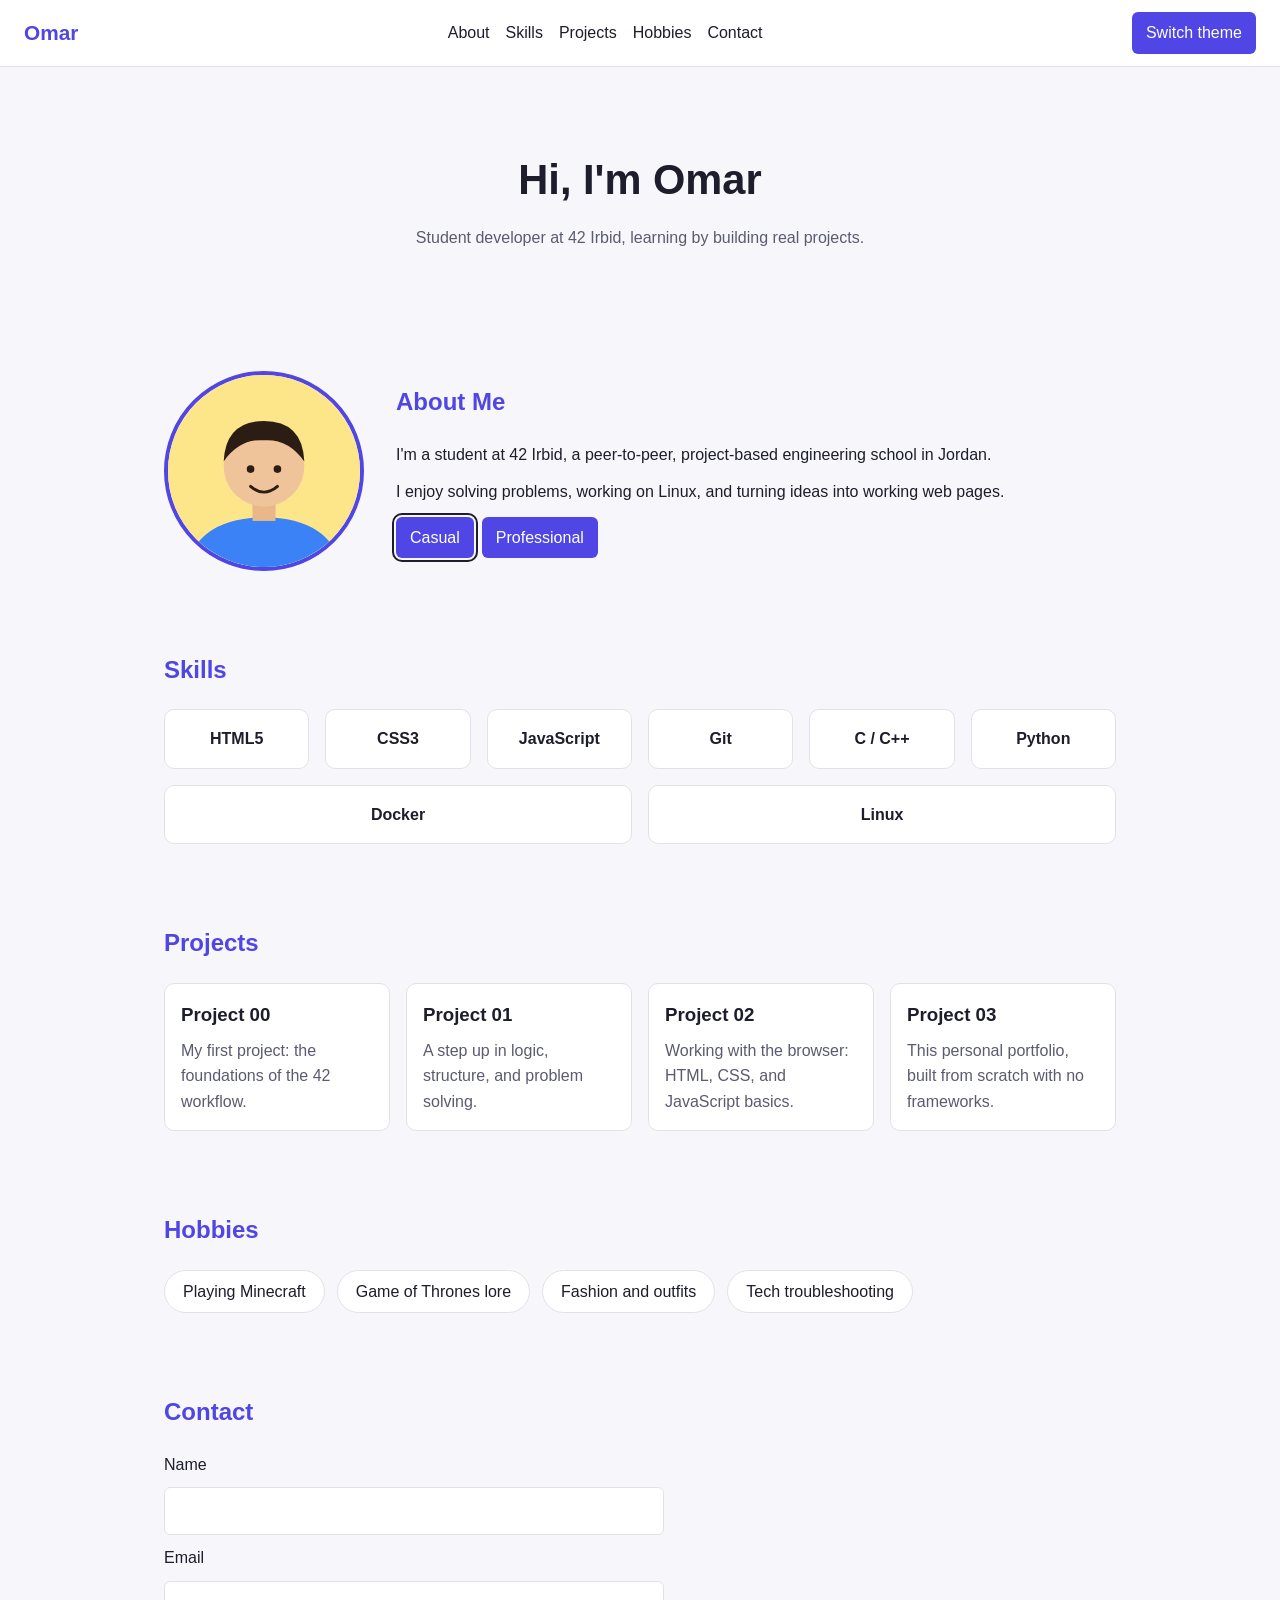
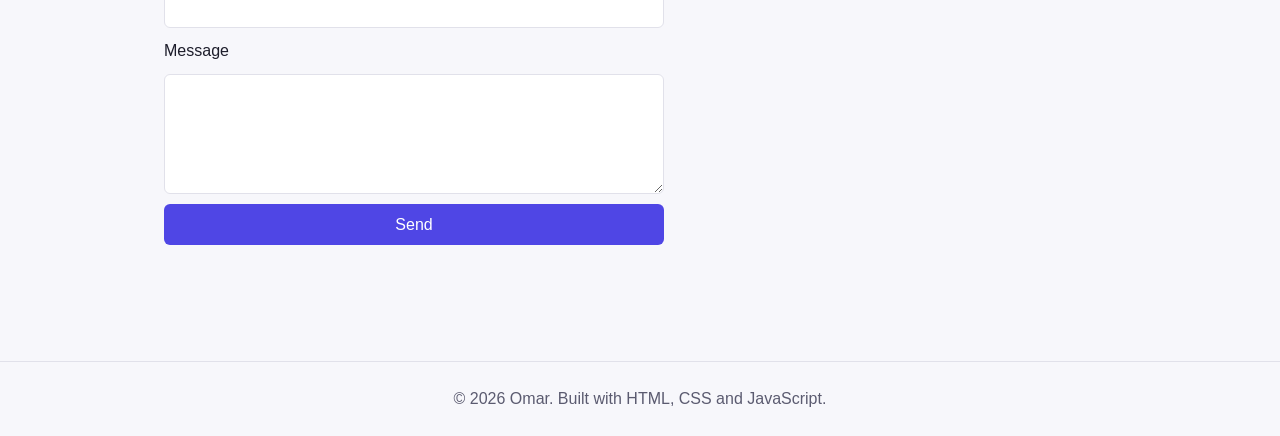
<file: bounce01/index.html>
<!DOCTYPE html>
<html lang="en" dir="ltr">
<head>
  <meta charset="UTF-8">
  <meta name="viewport" content="width=device-width, initial-scale=1.0">
  <title>Omar | Portfolio</title>
  <link rel="stylesheet" href="style.css">
  <script src="script.js" defer></script>
</head>
<body>
  <header class="navbar">
    <a class="logo" href="#top">Omar</a>
    <nav>
      <a href="#about">About</a>
      <a href="#skills">Skills</a>
      <a href="#projects">Projects</a>
      <a href="#hobbies">Hobbies</a>
      <a href="#contact">Contact</a>
    </nav>
    <div class="controls">
      <button id="theme-btn" type="button">Switch theme</button>
    </div>
  </header>

  <section id="top" class="hero">
    <h1>Hi, I'm Omar</h1>
    <p>Student developer at 42 Irbid, learning by building real projects.</p>
  </section>

  <main>
    <section id="about" class="section about">
      <img id="profile-photo" class="photo" src="assets/casual.svg" alt="Omar in casual clothes" width="200" height="200">
      <div class="about-text">
        <h2>About Me</h2>
        <p>I'm a student at 42 Irbid, a peer-to-peer, project-based engineering school in Jordan.</p>
        <p>I enjoy solving problems, working on Linux, and turning ideas into working web pages.</p>
        
        <div class="photo-controls">
          <button type="button" class="selected" data-photo="casual">Casual</button>
          <button type="button" data-photo="professional">Professional</button>
        </div>
        
      </div>
    </section>

    <section id="skills" class="section skills">
      <h2>Skills</h2>
      <div class="grid">
        <div class="card skill">HTML5</div>
        <div class="card skill">CSS3</div>
        <div class="card skill">JavaScript</div>
        <div class="card skill">Git</div>
        <div class="card skill">C / C++</div>
        <div class="card skill">Python</div>
        <div class="card skill">Docker</div>
        <div class="card skill">Linux</div>
      </div>
    </section>

    <section id="projects" class="section">
      <h2>Projects</h2>
      <div class="grid">
        <article class="card">
          <h3>Project 00</h3>
          <p>My first project: the foundations of the 42 workflow.</p>
        </article>
        <article class="card">
          <h3>Project 01</h3>
          <p>A step up in logic, structure, and problem solving.</p>
        </article>
        <article class="card">
          <h3>Project 02</h3>
          <p>Working with the browser: HTML, CSS, and JavaScript basics.</p>
        </article>
        <article class="card">
          <h3>Project 03</h3>
          <p>This personal portfolio, built from scratch with no frameworks.</p>
        </article>
      </div>
    </section>

    <section id="hobbies" class="section">
      <h2>Hobbies</h2>
      <ul class="hobbies">
        <li>Playing Minecraft</li>
        <li>Game of Thrones lore</li>
        <li>Fashion and outfits</li>
        <li>Tech troubleshooting</li>
      </ul>
    </section>

    <section id="contact" class="section">
      <h2>Contact</h2>
      <form id="contact-form" novalidate>
        <label for="name">Name</label>
        <input id="name" type="text" required>
        <label for="email">Email</label>
        <input id="email" type="email" required>
        <label for="message">Message</label>
        <textarea id="message" required></textarea>
        <button type="submit">Send</button>
        <p id="form-status" role="status"></p>
      </form>
    </section>
  </main>

  <footer>
    <p>© 2026 Omar. Built with HTML, CSS and JavaScript.</p>
  </footer>
</body>
</html>
</file>
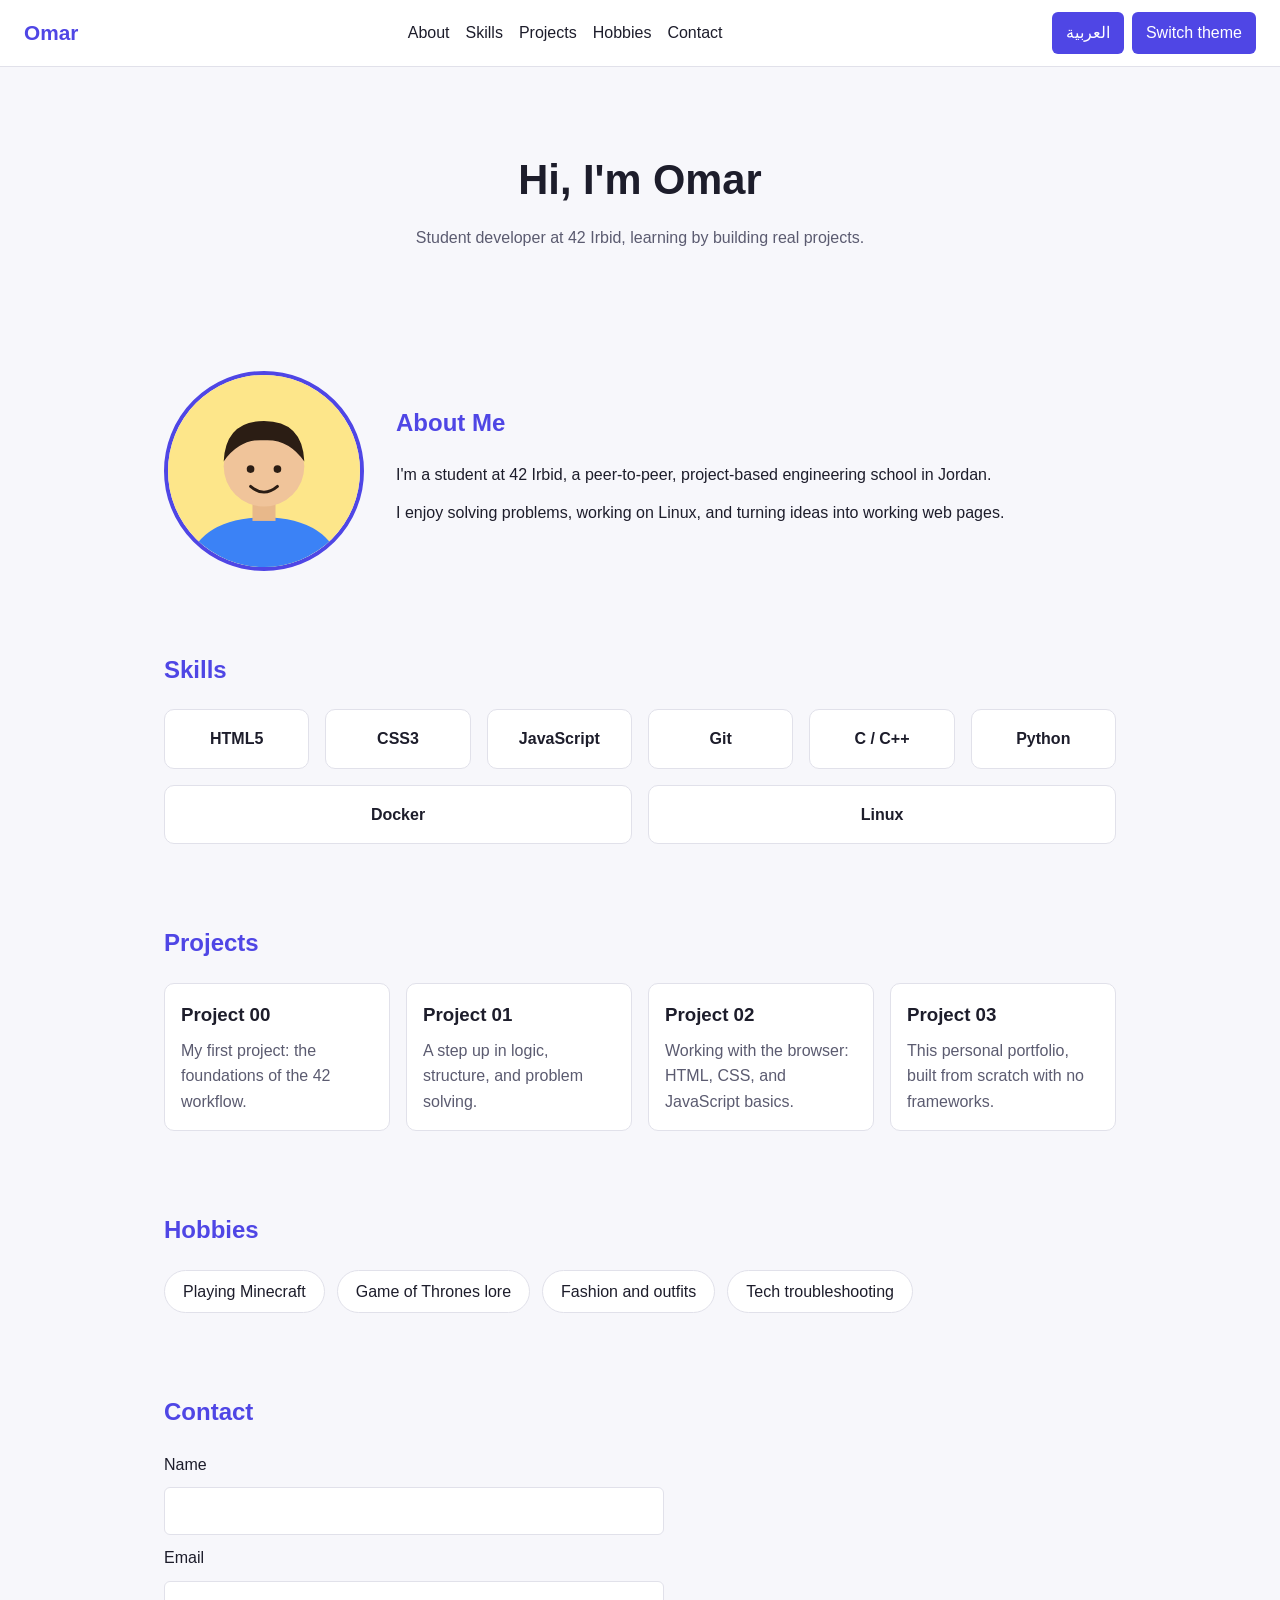
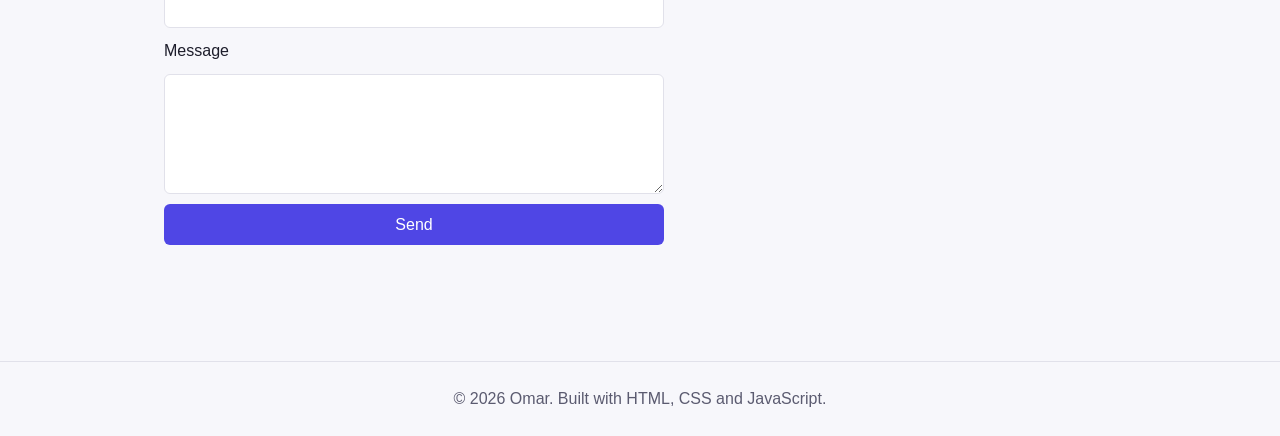
<file: bounce02/index.html>
<!DOCTYPE html>
<html lang="en" dir="ltr">
<head>
  <meta charset="UTF-8">
  <meta name="viewport" content="width=device-width, initial-scale=1.0">
  <title>Omar | Portfolio</title>
  <link rel="stylesheet" href="style.css">
  <script src="script.js" defer></script>
</head>
<body>
  <header class="navbar">
    <a class="logo" href="#top" data-i18n="logo">Omar</a>
    <nav>
      <a href="#about" data-i18n="nav_about">About</a>
      <a href="#skills" data-i18n="nav_skills">Skills</a>
      <a href="#projects" data-i18n="nav_projects">Projects</a>
      <a href="#hobbies" data-i18n="nav_hobbies">Hobbies</a>
      <a href="#contact" data-i18n="nav_contact">Contact</a>
    </nav>
    <div class="controls">
      <button id="lang-btn" type="button">العربية</button>
      <button id="theme-btn" type="button" data-i18n="theme_btn">Switch theme</button>
    </div>
  </header>

  <section id="top" class="hero">
    <h1 data-i18n="hero_title">Hi, I'm Omar</h1>
    <p data-i18n="hero_sub">Student developer at 42 Irbid, learning by building real projects.</p>
  </section>

  <main>
    <section id="about" class="section about">
      <img id="profile-photo" class="photo" src="assets/avatar.svg" alt="Portrait of Omar" data-i18n-alt="about_alt" width="200" height="200">
      <div class="about-text">
        <h2 data-i18n="about_title">About Me</h2>
        <p data-i18n="about_p1">I'm a student at 42 Irbid, a peer-to-peer, project-based engineering school in Jordan.</p>
        <p data-i18n="about_p2">I enjoy solving problems, working on Linux, and turning ideas into working web pages.</p>
      </div>
    </section>

    <section id="skills" class="section skills">
      <h2 data-i18n="skills_title">Skills</h2>
      <div class="grid">
        <div class="card skill">HTML5</div>
        <div class="card skill">CSS3</div>
        <div class="card skill">JavaScript</div>
        <div class="card skill">Git</div>
        <div class="card skill">C / C++</div>
        <div class="card skill">Python</div>
        <div class="card skill">Docker</div>
        <div class="card skill">Linux</div>
      </div>
    </section>

    <section id="projects" class="section">
      <h2 data-i18n="projects_title">Projects</h2>
      <div class="grid">
        <article class="card">
          <h3 data-i18n="proj0_title">Project 00</h3>
          <p data-i18n="proj0_desc">My first project: the foundations of the 42 workflow.</p>
        </article>
        <article class="card">
          <h3 data-i18n="proj1_title">Project 01</h3>
          <p data-i18n="proj1_desc">A step up in logic, structure, and problem solving.</p>
        </article>
        <article class="card">
          <h3 data-i18n="proj2_title">Project 02</h3>
          <p data-i18n="proj2_desc">Working with the browser: HTML, CSS, and JavaScript basics.</p>
        </article>
        <article class="card">
          <h3 data-i18n="proj3_title">Project 03</h3>
          <p data-i18n="proj3_desc">This personal portfolio, built from scratch with no frameworks.</p>
        </article>
      </div>
    </section>

    <section id="hobbies" class="section">
      <h2 data-i18n="hobbies_title">Hobbies</h2>
      <ul class="hobbies">
        <li data-i18n="hob_minecraft">Playing Minecraft</li>
        <li data-i18n="hob_got">Game of Thrones lore</li>
        <li data-i18n="hob_fashion">Fashion and outfits</li>
        <li data-i18n="hob_tech">Tech troubleshooting</li>
      </ul>
    </section>

    <section id="contact" class="section">
      <h2 data-i18n="contact_title">Contact</h2>
      <form id="contact-form" novalidate>
        <label for="name" data-i18n="form_name">Name</label>
        <input id="name" type="text" required>
        <label for="email" data-i18n="form_email">Email</label>
        <input id="email" type="email" required>
        <label for="message" data-i18n="form_message">Message</label>
        <textarea id="message" required></textarea>
        <button type="submit" data-i18n="form_send">Send</button>
        <p id="form-status" role="status"></p>
      </form>
    </section>
  </main>

  <footer>
    <p data-i18n="footer">© 2026 Omar. Built with HTML, CSS and JavaScript.</p>
  </footer>
</body>
</html>
</file>
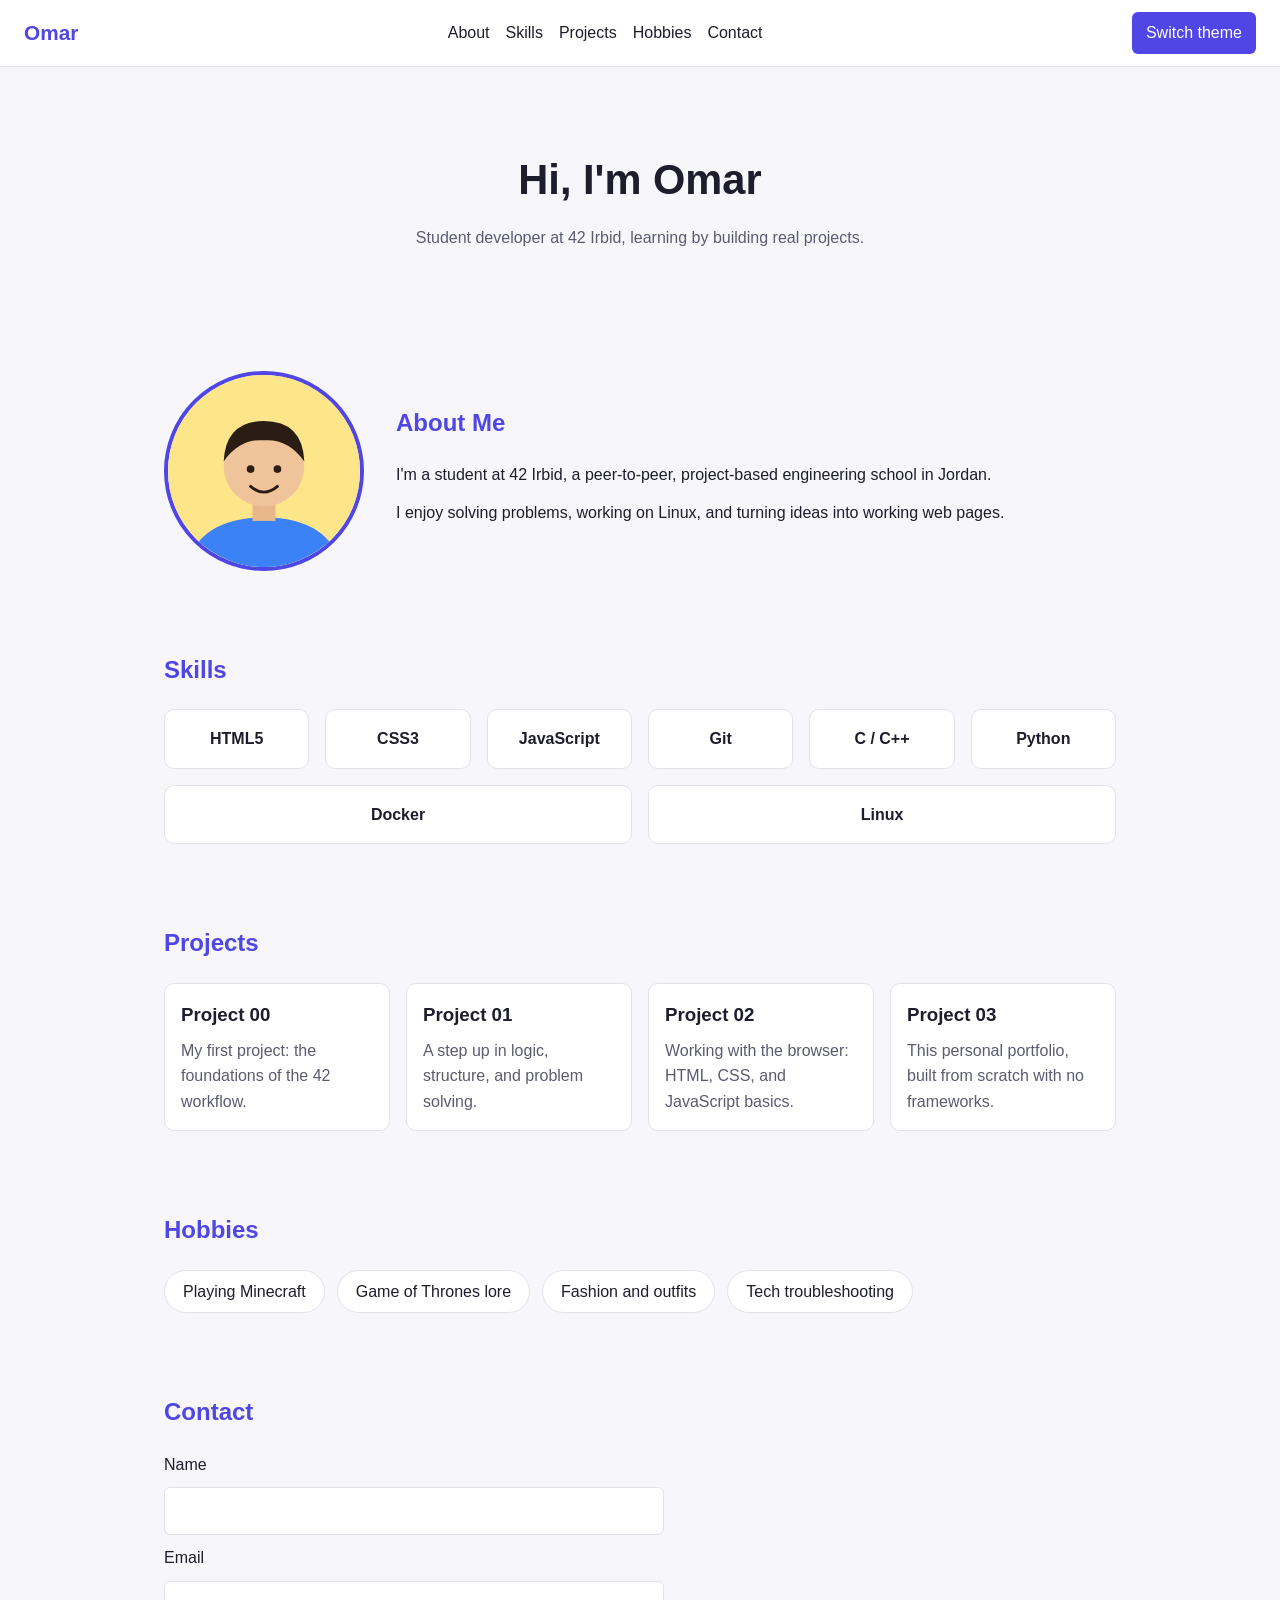
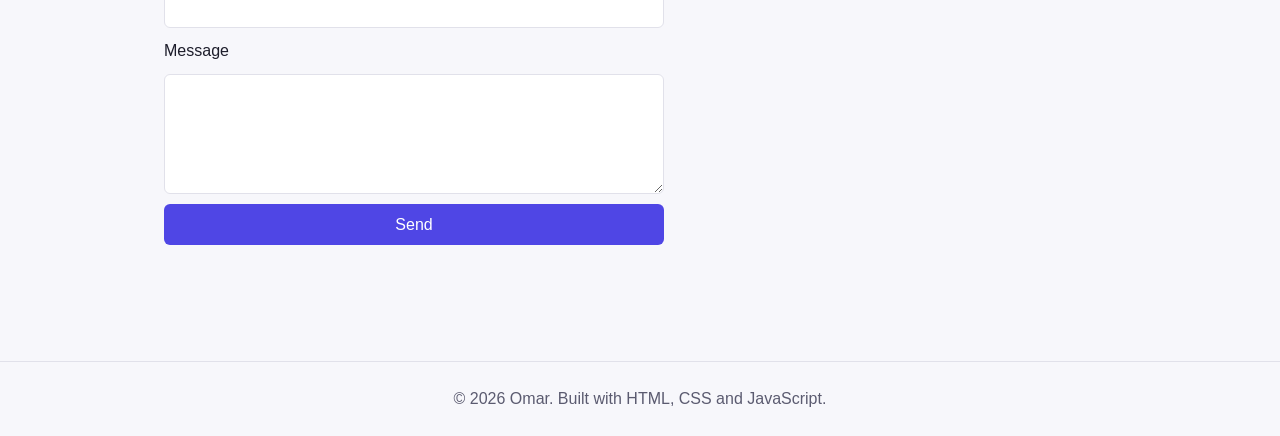
<file: ex00/index.html>
<!DOCTYPE html>
<html lang="en" dir="ltr">
<head>
  <meta charset="UTF-8">
  <meta name="viewport" content="width=device-width, initial-scale=1.0">
  <title>Omar | Portfolio</title>
  <link rel="stylesheet" href="style.css">
  <script src="script.js" defer></script>
</head>
<body>
  <header class="navbar">
    <a class="logo" href="#top">Omar</a>
    <nav>
      <a href="#about">About</a>
      <a href="#skills">Skills</a>
      <a href="#projects">Projects</a>
      <a href="#hobbies">Hobbies</a>
      <a href="#contact">Contact</a>
    </nav>
    <div class="controls">
      <button id="theme-btn" type="button">Switch theme</button>
    </div>
  </header>

  <section id="top" class="hero">
    <h1>Hi, I'm Omar</h1>
    <p>Student developer at 42 Irbid, learning by building real projects.</p>
  </section>

  <main>
    <section id="about" class="section about">
      <img id="profile-photo" class="photo" src="assets/avatar.svg" alt="Portrait of Omar" width="200" height="200">
      <div class="about-text">
        <h2>About Me</h2>
        <p>I'm a student at 42 Irbid, a peer-to-peer, project-based engineering school in Jordan.</p>
        <p>I enjoy solving problems, working on Linux, and turning ideas into working web pages.</p>
      </div>
    </section>

    <section id="skills" class="section skills">
      <h2>Skills</h2>
      <div class="grid">
        <div class="card skill">HTML5</div>
        <div class="card skill">CSS3</div>
        <div class="card skill">JavaScript</div>
        <div class="card skill">Git</div>
        <div class="card skill">C / C++</div>
        <div class="card skill">Python</div>
        <div class="card skill">Docker</div>
        <div class="card skill">Linux</div>
      </div>
    </section>

    <section id="projects" class="section">
      <h2>Projects</h2>
      <div class="grid">
        <article class="card">
          <h3>Project 00</h3>
          <p>My first project: the foundations of the 42 workflow.</p>
        </article>
        <article class="card">
          <h3>Project 01</h3>
          <p>A step up in logic, structure, and problem solving.</p>
        </article>
        <article class="card">
          <h3>Project 02</h3>
          <p>Working with the browser: HTML, CSS, and JavaScript basics.</p>
        </article>
        <article class="card">
          <h3>Project 03</h3>
          <p>This personal portfolio, built from scratch with no frameworks.</p>
        </article>
      </div>
    </section>

    <section id="hobbies" class="section">
      <h2>Hobbies</h2>
      <ul class="hobbies">
        <li>Playing Minecraft</li>
        <li>Game of Thrones lore</li>
        <li>Fashion and outfits</li>
        <li>Tech troubleshooting</li>
      </ul>
    </section>

    <section id="contact" class="section">
      <h2>Contact</h2>
      <form id="contact-form" novalidate>
        <label for="name">Name</label>
        <input id="name" type="text" required>
        <label for="email">Email</label>
        <input id="email" type="email" required>
        <label for="message">Message</label>
        <textarea id="message" required></textarea>
        <button type="submit">Send</button>
        <p id="form-status" role="status"></p>
      </form>
    </section>
  </main>

  <footer>
    <p>© 2026 Omar. Built with HTML, CSS and JavaScript.</p>
  </footer>
</body>
</html>
</file>
<file: bounce01/style.css>
:root {
  --bg: #f7f7fb;
  --text: #1d1d2b;
  --card: #ffffff;
  --accent: #4f46e5;
  --muted: #5b5b70;
  --border: #e1e1ea;
}

/* Dark theme: same variables, new values */
body.dark {
  --bg: #12121a;
  --text: #ececf4;
  --card: #1c1c28;
  --accent: #8b8bff;
  --muted: #a0a0b8;
  --border: #2c2c3d;
}

* {
  box-sizing: border-box;
  margin: 0;
  padding: 0;
}

html {
  scroll-behavior: smooth;
}

body {
  font-family: Arial, Tahoma, sans-serif;
  background: var(--bg);
  color: var(--text);
  line-height: 1.6;
  transition: background 0.3s, color 0.3s;
}

/* Navbar */
.navbar {
  display: flex;
  justify-content: space-between;
  align-items: center;
  flex-wrap: wrap;
  gap: 12px;
  padding: 12px 24px;
  background: var(--card);
  border-bottom: 1px solid var(--border);
  position: sticky;
  top: 0;
  z-index: 10;
}

.logo {
  font-weight: bold;
  font-size: 1.3rem;
  color: var(--accent);
  text-decoration: none;
}

nav {
  display: flex;
  flex-wrap: wrap;
  gap: 16px;
}

nav a {
  color: var(--text);
  text-decoration: none;
}

nav a:hover {
  color: var(--accent);
}

.controls {
  display: flex;
  gap: 8px;
}

button {
  font: inherit;
  padding: 8px 14px;
  border: none;
  border-radius: 6px;
  background: var(--accent);
  color: #ffffff;
  cursor: pointer;
}

button:hover {
  opacity: 0.85;
}

/* Hero */
.hero {
  text-align: center;
  padding: 80px 24px;
}

.hero h1 {
  font-size: 2.6rem;
}

.hero p {
  color: var(--muted);
  margin-top: 12px;
}

/* Sections */
.section {
  max-width: 1000px;
  margin: 0 auto;
  padding: 40px 24px;
}

.section h2 {
  color: var(--accent);
  margin-bottom: 20px;
}

/* About */
.about {
  display: flex;
  align-items: center;
  gap: 32px;
}

.photo {
  width: 200px;
  height: 200px;
  border-radius: 50%;
  object-fit: cover;
  border: 4px solid var(--accent);
  flex-shrink: 0;
}

.about-text p {
  margin-bottom: 12px;
}

/* Cards (skills and projects) */
.grid {
  display: flex;
  flex-wrap: wrap;
  gap: 16px;
}

.card {
  flex: 1 1 220px;
  background: var(--card);
  border: 1px solid var(--border);
  border-radius: 10px;
  padding: 16px;
}

.card h3 {
  margin-bottom: 8px;
}

.card p {
  color: var(--muted);
}

.skills .card {
  flex-basis: 140px;
  text-align: center;
  font-weight: bold;
}

/* Hobbies */
.hobbies {
  display: flex;
  flex-wrap: wrap;
  gap: 12px;
  list-style: none;
}

.hobbies li {
  background: var(--card);
  border: 1px solid var(--border);
  border-radius: 999px;
  padding: 8px 18px;
}

/* Contact form */
form {
  display: flex;
  flex-direction: column;
  gap: 10px;
  max-width: 500px;
}

input,
textarea {
  font: inherit;
  padding: 10px;
  border: 1px solid var(--border);
  border-radius: 6px;
  background: var(--card);
  color: var(--text);
}

textarea {
  min-height: 120px;
  resize: vertical;
}

#form-status {
  color: var(--accent);
  min-height: 1.6em;
}

/* Footer */
footer {
  text-align: center;
  padding: 24px;
  margin-top: 40px;
  color: var(--muted);
  border-top: 1px solid var(--border);
}

/* Mobile */
@media (max-width: 700px) {
  .navbar {
    flex-direction: column;
    position: static;
  }

  .about {
    flex-direction: column;
    text-align: center;
  }

  .hero h1 {
    font-size: 2rem;
  }
}

/* Photo switcher */
.photo {
  transition: opacity 0.3s ease, transform 0.3s ease;
}

.photo.fade {
  opacity: 0;
  transform: scale(0.9);
}

.photo-controls {
  display: flex;
  gap: 8px;
  margin-top: 12px;
}

@media (max-width: 700px) {
  .photo-controls {
    justify-content: center;
  }
}

.photo-controls button.selected {
  outline: 2px solid var(--text);
  outline-offset: 2px;
}
</file>
<file: bounce02/style.css>
:root {
  --bg: #f7f7fb;
  --text: #1d1d2b;
  --card: #ffffff;
  --accent: #4f46e5;
  --muted: #5b5b70;
  --border: #e1e1ea;
}

/* Dark theme: same variables, new values */
body.dark {
  --bg: #12121a;
  --text: #ececf4;
  --card: #1c1c28;
  --accent: #8b8bff;
  --muted: #a0a0b8;
  --border: #2c2c3d;
}

* {
  box-sizing: border-box;
  margin: 0;
  padding: 0;
}

html {
  scroll-behavior: smooth;
}

body {
  font-family: Arial, Tahoma, sans-serif;
  background: var(--bg);
  color: var(--text);
  line-height: 1.6;
  transition: background 0.3s, color 0.3s;
}

/* Navbar */
.navbar {
  display: flex;
  justify-content: space-between;
  align-items: center;
  flex-wrap: wrap;
  gap: 12px;
  padding: 12px 24px;
  background: var(--card);
  border-bottom: 1px solid var(--border);
  position: sticky;
  top: 0;
  z-index: 10;
}

.logo {
  font-weight: bold;
  font-size: 1.3rem;
  color: var(--accent);
  text-decoration: none;
}

nav {
  display: flex;
  flex-wrap: wrap;
  gap: 16px;
}

nav a {
  color: var(--text);
  text-decoration: none;
}

nav a:hover {
  color: var(--accent);
}

.controls {
  display: flex;
  gap: 8px;
}

button {
  font: inherit;
  padding: 8px 14px;
  border: none;
  border-radius: 6px;
  background: var(--accent);
  color: #ffffff;
  cursor: pointer;
}

button:hover {
  opacity: 0.85;
}

/* Hero */
.hero {
  text-align: center;
  padding: 80px 24px;
}

.hero h1 {
  font-size: 2.6rem;
}

.hero p {
  color: var(--muted);
  margin-top: 12px;
}

/* Sections */
.section {
  max-width: 1000px;
  margin: 0 auto;
  padding: 40px 24px;
}

.section h2 {
  color: var(--accent);
  margin-bottom: 20px;
}

/* About */
.about {
  display: flex;
  align-items: center;
  gap: 32px;
}

.photo {
  width: 200px;
  height: 200px;
  border-radius: 50%;
  object-fit: cover;
  border: 4px solid var(--accent);
  flex-shrink: 0;
}

.about-text p {
  margin-bottom: 12px;
}

/* Cards (skills and projects) */
.grid {
  display: flex;
  flex-wrap: wrap;
  gap: 16px;
}

.card {
  flex: 1 1 220px;
  background: var(--card);
  border: 1px solid var(--border);
  border-radius: 10px;
  padding: 16px;
}

.card h3 {
  margin-bottom: 8px;
}

.card p {
  color: var(--muted);
}

.skills .card {
  flex-basis: 140px;
  text-align: center;
  font-weight: bold;
}

/* Hobbies */
.hobbies {
  display: flex;
  flex-wrap: wrap;
  gap: 12px;
  list-style: none;
}

.hobbies li {
  background: var(--card);
  border: 1px solid var(--border);
  border-radius: 999px;
  padding: 8px 18px;
}

/* Contact form */
form {
  display: flex;
  flex-direction: column;
  gap: 10px;
  max-width: 500px;
}

input,
textarea {
  font: inherit;
  padding: 10px;
  border: 1px solid var(--border);
  border-radius: 6px;
  background: var(--card);
  color: var(--text);
}

textarea {
  min-height: 120px;
  resize: vertical;
}

#form-status {
  color: var(--accent);
  min-height: 1.6em;
}

/* Footer */
footer {
  text-align: center;
  padding: 24px;
  margin-top: 40px;
  color: var(--muted);
  border-top: 1px solid var(--border);
}

/* Mobile */
@media (max-width: 700px) {
  .navbar {
    flex-direction: column;
    position: static;
  }

  .about {
    flex-direction: column;
    text-align: center;
  }

  .hero h1 {
    font-size: 2rem;
  }
}

/* Right-to-left (Arabic) */
html[dir="rtl"] body {
  font-family: Tahoma, Arial, sans-serif;
}

html[dir="rtl"] input,
html[dir="rtl"] textarea {
  text-align: start;
}

@media (max-width: 700px) {
  html[dir="rtl"] .about-text {
    text-align: center;
  }
}
</file>
<file: ex00/style.css>
:root {
  --bg: #f7f7fb;
  --text: #1d1d2b;
  --card: #ffffff;
  --accent: #4f46e5;
  --muted: #5b5b70;
  --border: #e1e1ea;
}

/* Dark theme: same variables, new values */
body.dark {
  --bg: #12121a;
  --text: #ececf4;
  --card: #1c1c28;
  --accent: #8b8bff;
  --muted: #a0a0b8;
  --border: #2c2c3d;
}

* {
  box-sizing: border-box;
  margin: 0;
  padding: 0;
}

html {
  scroll-behavior: smooth;
}

body {
  font-family: Arial, Tahoma, sans-serif;
  background: var(--bg);
  color: var(--text);
  line-height: 1.6;
  transition: background 0.3s, color 0.3s;
}

/* Navbar */
.navbar {
  display: flex;
  justify-content: space-between;
  align-items: center;
  flex-wrap: wrap;
  gap: 12px;
  padding: 12px 24px;
  background: var(--card);
  border-bottom: 1px solid var(--border);
  position: sticky;
  top: 0;
  z-index: 10;
}

.logo {
  font-weight: bold;
  font-size: 1.3rem;
  color: var(--accent);
  text-decoration: none;
}

nav {
  display: flex;
  flex-wrap: wrap;
  gap: 16px;
}

nav a {
  color: var(--text);
  text-decoration: none;
}

nav a:hover {
  color: var(--accent);
}

.controls {
  display: flex;
  gap: 8px;
}

button {
  font: inherit;
  padding: 8px 14px;
  border: none;
  border-radius: 6px;
  background: var(--accent);
  color: #ffffff;
  cursor: pointer;
}

button:hover {
  opacity: 0.85;
}

/* Hero */
.hero {
  text-align: center;
  padding: 80px 24px;
}

.hero h1 {
  font-size: 2.6rem;
}

.hero p {
  color: var(--muted);
  margin-top: 12px;
}

/* Sections */
.section {
  max-width: 1000px;
  margin: 0 auto;
  padding: 40px 24px;
}

.section h2 {
  color: var(--accent);
  margin-bottom: 20px;
}

/* About */
.about {
  display: flex;
  align-items: center;
  gap: 32px;
}

.photo {
  width: 200px;
  height: 200px;
  border-radius: 50%;
  object-fit: cover;
  border: 4px solid var(--accent);
  flex-shrink: 0;
}

.about-text p {
  margin-bottom: 12px;
}

/* Cards (skills and projects) */
.grid {
  display: flex;
  flex-wrap: wrap;
  gap: 16px;
}

.card {
  flex: 1 1 220px;
  background: var(--card);
  border: 1px solid var(--border);
  border-radius: 10px;
  padding: 16px;
}

.card h3 {
  margin-bottom: 8px;
}

.card p {
  color: var(--muted);
}

.skills .card {
  flex-basis: 140px;
  text-align: center;
  font-weight: bold;
}

/* Hobbies */
.hobbies {
  display: flex;
  flex-wrap: wrap;
  gap: 12px;
  list-style: none;
}

.hobbies li {
  background: var(--card);
  border: 1px solid var(--border);
  border-radius: 999px;
  padding: 8px 18px;
}

/* Contact form */
form {
  display: flex;
  flex-direction: column;
  gap: 10px;
  max-width: 500px;
}

input,
textarea {
  font: inherit;
  padding: 10px;
  border: 1px solid var(--border);
  border-radius: 6px;
  background: var(--card);
  color: var(--text);
}

textarea {
  min-height: 120px;
  resize: vertical;
}

#form-status {
  color: var(--accent);
  min-height: 1.6em;
}

/* Footer */
footer {
  text-align: center;
  padding: 24px;
  margin-top: 40px;
  color: var(--muted);
  border-top: 1px solid var(--border);
}

/* Mobile */
@media (max-width: 700px) {
  .navbar {
    flex-direction: column;
    position: static;
  }

  .about {
    flex-direction: column;
    text-align: center;
  }

  .hero h1 {
    font-size: 2rem;
  }
}
</file>
